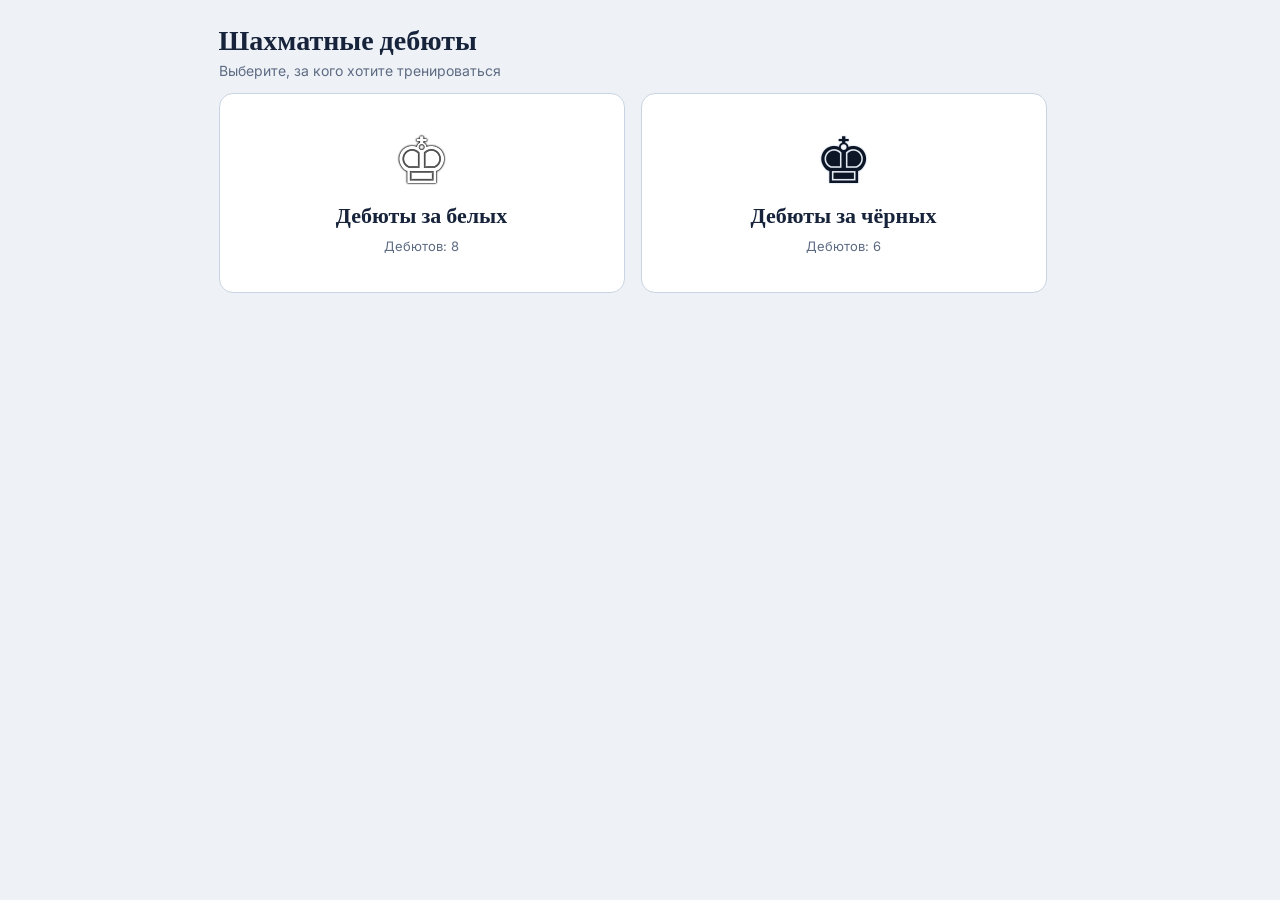
<file: index.html>
<!DOCTYPE html>
<html lang="ru">
<head>
<meta charset="utf-8">
<meta name="viewport" content="width=device-width, initial-scale=1, viewport-fit=cover">
<title>Тренажёр шахматных дебютов</title>
<link rel="stylesheet" href="https://fonts.googleapis.com/css2?family=Fraunces:wght@500;700&family=Inter:wght@400;600&display=swap">
<link rel="stylesheet" href="style.css">
</head>
<body>
<div id="menu" class="menu">
<button id="menuBack" hidden>← Назад</button>
<h1 id="menuTitle">Шахматные дебюты</h1><p class="sub" id="menuSub"></p>
<div class="sides" id="sides"></div>
<div class="cards" id="cards" hidden></div>
</div>
<div class="wrap" id="trainer" hidden>
 <div>
  <button id="back">← Все дебюты</button>
  <h1 id="title" style="margin-top:12px"></h1>
  <p class="sub" id="sub"></p>
  <div id="board" role="grid" aria-label="Шахматная доска"></div>
 </div>
 <div>
  <div class="card">
   <label for="line">Вариант</label>
   <select id="line"></select>
   <div class="row">
    <button class="pri" id="start">Начать</button>
    <button id="hintBtn">Подсказка</button>
    <label class="chk" style="margin:0"><input type="checkbox" id="study"> Режим обучения (ходы подсвечены)</label>
   </div>
  </div>
  <div class="card"><div id="status">Выберите вариант и нажмите «Начать».</div><p id="idea"></p></div>
  <div class="card"><label>Ходы</label><div id="moves"></div></div>
  <div class="card"><label>Ваш прогресс</label><div class="stat" id="stats"></div></div>
 </div>
</div>
<script src="openings.js"></script>
<script src="app.js"></script>
</body>
</html>
</file>
<file: style.css>
:root{--bg:#eef2f7;--panel:#fff;--ink:#16233a;--mute:#5d6b82;--light:#dde6f0;--dark:#6f93b8;--ok:#2e9e6a;--bad:#d1495b;--hint:#e8b923;--line:#c9d4e2;
box-sizing:border-box;padding-top:env(safe-area-inset-top,0px);padding-bottom:env(safe-area-inset-bottom,0px)}
@media (prefers-color-scheme:dark){:root:not([data-theme="light"]){--bg:#0f1826;--panel:#17233a;--ink:#e8eef7;--mute:#97a6bd;--light:#b9c9dc;--dark:#4a6a90;--line:#2a3b58}}
html{scroll-padding-top:env(safe-area-inset-top,0px);scrollbar-gutter:stable}
*{box-sizing:border-box}
body{margin:0;background:var(--bg);color:var(--ink);font:16px/1.5 Inter,system-ui,sans-serif}
.wrap{max-width:980px;margin:0 auto;padding:16px;display:grid;gap:20px;grid-template-columns:minmax(0,1fr)}
@media(min-width:820px){.wrap{grid-template-columns:minmax(0,520px) minmax(0,1fr)}}
h1{font:700 28px/1.15 Fraunces,Georgia,serif;margin:0 0 4px}
.sub{color:var(--mute);margin:0 0 12px;font-size:14px}
#board{position:relative;display:grid;grid-template-columns:repeat(8,minmax(0,1fr));grid-template-rows:repeat(8,minmax(0,1fr));aspect-ratio:1;width:100%;border:3px solid var(--ink);border-radius:4px;overflow:hidden;user-select:none;touch-action:none}
.ghost{position:fixed;z-index:50;pointer-events:none;transform:translate(-50%,-50%);color:#0d1626;line-height:1;font-family:"Segoe UI Symbol","Noto Sans Symbols 2",serif}
.sq{position:relative;min-width:0;min-height:0;overflow:hidden;display:flex;align-items:center;justify-content:center;cursor:pointer;font-size:clamp(28px,8.2vw,56px);line-height:1}
.sq.l{background:var(--light)}.sq.d{background:var(--dark)}
.sq .p{pointer-events:none;font-family:"Segoe UI Symbol","Noto Sans Symbols 2",serif}
.sq .p.w{color:#fff;text-shadow:0 0 2px #000,0 0 2px #000,0 0 1px #000}
.sq .p.b{color:#0d1626}
.sq.sel{box-shadow:inset 0 0 0 4px var(--hint)}
.sq.last::after{content:"";position:absolute;inset:0;background:rgba(232,185,35,.35)}
.sq.hint{box-shadow:inset 0 0 0 4px var(--ok)}
.sq.bad{animation:sh .35s;box-shadow:inset 0 0 0 4px var(--bad)}
@keyframes sh{25%{transform:translateX(-4px)}75%{transform:translateX(4px)}}
.co{position:absolute;font:600 10px Inter,sans-serif;opacity:.7;pointer-events:none}
.co.r{top:2px;left:3px}.co.f{bottom:1px;right:3px}
.card{background:var(--panel);border:1px solid var(--line);border-radius:10px;padding:14px;margin-bottom:12px}
label{font-size:13px;color:var(--mute);display:block;margin-bottom:4px}
select,button{font:inherit;color:var(--ink);background:var(--bg);border:1px solid var(--line);border-radius:8px;padding:8px 12px}
select{width:100%}
button{cursor:pointer;font-weight:600}
button:hover{border-color:var(--dark)}
button.pri{background:var(--ink);color:var(--bg);border-color:var(--ink)}
:focus-visible{outline:3px solid var(--hint);outline-offset:2px}
.row{display:flex;gap:8px;flex-wrap:wrap;align-items:center;margin-top:10px}
.chk{display:flex;gap:6px;align-items:center;font-size:14px}
#status{font-weight:600;min-height:4.5em}
#status.ok{color:var(--ok)}#status.bad{color:var(--bad)}
#idea{font-size:15px;line-height:1.45;margin:8px 0 0;min-height:6.5em}
#moves{font:600 15px/1.2 Inter,system-ui,sans-serif;min-height:7em;max-height:18em;overflow:auto;border-radius:8px}
.mr{display:grid;grid-template-columns:2.6em 1fr 1fr;align-items:center}
.mr:nth-child(odd){background:rgba(127,127,127,.12)}
.mn{color:var(--mute);padding:7px 8px}
.mv{padding:7px 8px;border-radius:6px;min-height:2.2em}
.mv.cur{background:var(--ink);color:var(--bg)}
.fg{font-style:normal;margin-right:4px;font-size:1.15em}
.stat{font-size:13px;color:var(--mute)}
[hidden]{display:none!important}
.menu{max-width:860px;margin:0 auto;padding:24px 16px}
.cards{display:grid;gap:14px;grid-template-columns:repeat(auto-fill,minmax(250px,1fr))}
.oc{display:flex;flex-direction:column;gap:6px;text-align:left;background:var(--panel);border:1px solid var(--line);border-radius:12px;padding:16px;font-weight:400}
.oc:hover{border-color:var(--dark);transform:translateY(-2px)}
.oc b{font:700 20px/1.2 Fraunces,Georgia,serif}
.oc .bd{font-size:13px;font-weight:600;color:var(--mute)}
.oc .ln{font-size:13px;color:var(--dark);font-weight:600}
.oc .ds{font-size:14px}
.oc .pr{font-size:12px;color:var(--mute);margin-top:4px}

/* Экран выбора стороны */
.sides{display:grid;gap:16px;grid-template-columns:repeat(auto-fit,minmax(240px,1fr));margin-top:8px}
.sb{display:flex;flex-direction:column;align-items:center;gap:8px;padding:36px 16px;background:var(--panel);border:1px solid var(--line);border-radius:14px;font-weight:400}
.sb:hover{border-color:var(--dark);transform:translateY(-2px)}
.sb .ic{font-size:64px;line-height:1;font-family:"Segoe UI Symbol","Noto Sans Symbols 2",serif}
/* одна и та же заливная фигура: белая с тёмным контуром и чёрная со светлым, независимо от темы */
.sb .ic.w{color:#fff;text-shadow:0 0 2px #000,0 0 2px #000,0 0 1px #000}
.sb .ic.b{color:#0d1626;text-shadow:0 0 2px #d5deea,0 0 2px #d5deea,0 0 1px #d5deea}
.sb b{font:700 22px/1.2 Fraunces,Georgia,serif}
.sb .pr{font-size:13px;color:var(--mute)}
#menuBack{margin-bottom:12px}
.empty{color:var(--mute)}
</file>
